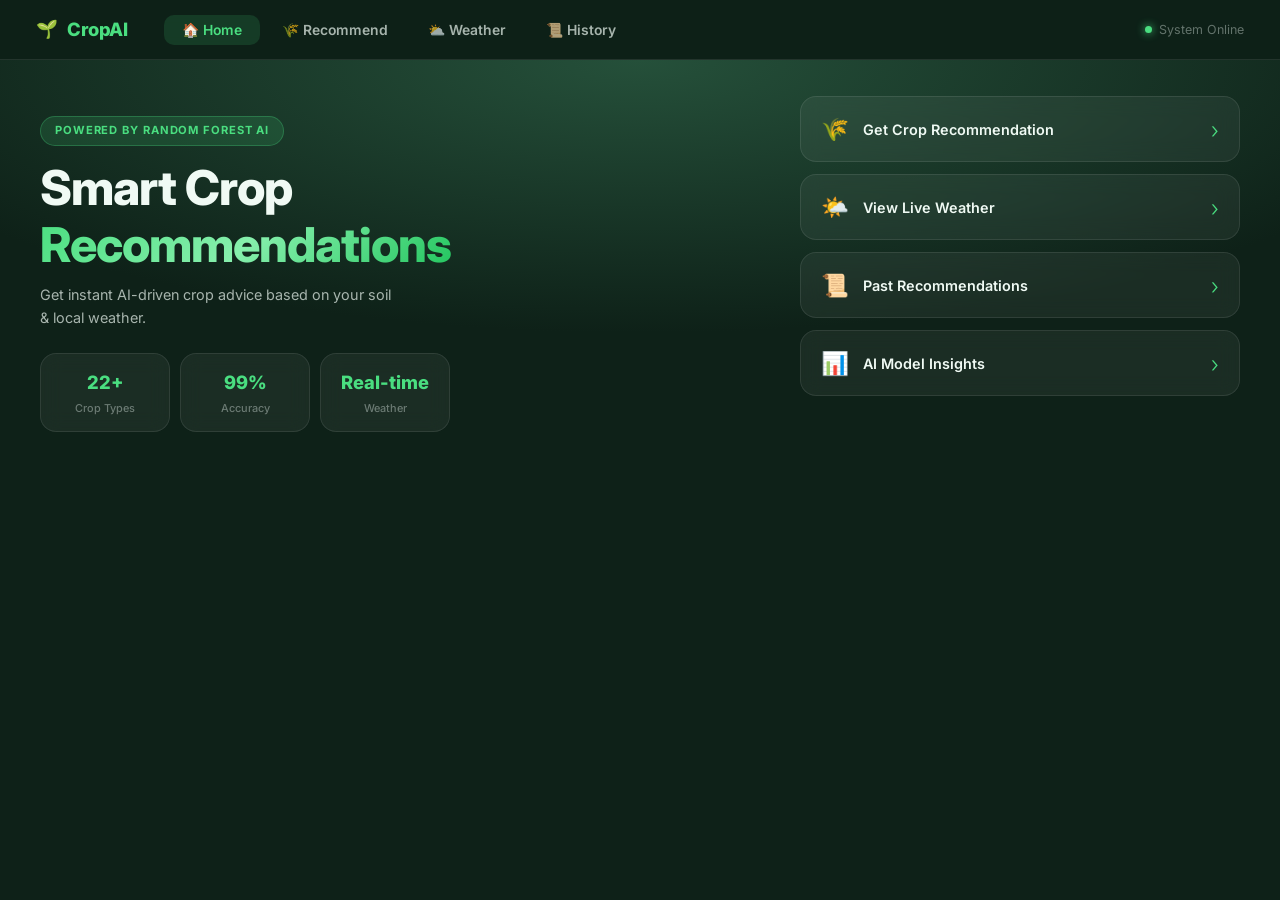
<file: crop project/frontend/index.html>
<!DOCTYPE html>
<html lang="en">

<head>
  <meta charset="UTF-8" />
  <meta name="viewport" content="width=device-width, initial-scale=1.0" />
  <title>🌱 CropAI — Smart Crop Recommendation</title>
  <meta name="description"
    content="AI-powered crop recommendation system using Random Forest to help farmers choose the best crops based on soil and weather conditions." />
  <link rel="preconnect" href="https://fonts.googleapis.com" />
  <link href="https://fonts.googleapis.com/css2?family=Inter:wght@300;400;500;600;700;800&display=swap"
    rel="stylesheet" />
  <link rel="stylesheet" href="css/style.css" />
</head>

<body>

  <!-- ══ DESKTOP TOP NAVBAR (hidden on mobile) ══════════════════════════════ -->
  <header class="desktop-header">
    <div class="desktop-header-inner">
      <div class="dh-brand">
        <span>🌱</span>
        <span class="dh-brand-name">CropAI</span>
      </div>
      <nav class="dh-nav">
        <button class="dh-nav-btn active" id="dh-home"     onclick="showPage('home', this)">🏠 Home</button>
        <button class="dh-nav-btn"        id="dh-recommend" onclick="showPage('recommend', this)">🌾 Recommend</button>
        <button class="dh-nav-btn"        id="dh-weather"   onclick="showPage('weather', this)">⛅ Weather</button>
        <button class="dh-nav-btn"        id="dh-history"   onclick="showPage('history', this)">📜 History</button>
      </nav>
      <div class="dh-status">
        <span class="status-dot"></span> System Online
      </div>
    </div>
  </header>

  <!-- ══ APP SHELL ══════════════════════════════════════════════════════════ -->
  <div class="app-shell">

    <!-- ════ PAGE: HOME ═══════════════════════════════════════════════════ -->
    <div id="page-home" class="page active">

      <!-- Mobile header -->
      <div class="page-header mobile-only">
        <h1 class="page-title">🌱 CropAI</h1>
        <span class="header-badge">
          <span class="status-dot"></span> Online
        </span>
      </div>

      <div class="home-layout">
        <div class="hero-block">
          <div class="hero-tag">Powered by Random Forest AI</div>
          <h2 class="hero-heading">Smart Crop<br /><span class="gradient-text">Recommendations</span></h2>
          <p class="hero-sub">Get instant AI-driven crop advice based on your soil & local weather.</p>

          <div class="stats-row">
            <div class="stat-pill"><span class="stat-n">22+</span><span class="stat-l">Crop Types</span></div>
            <div class="stat-pill"><span class="stat-n">99%</span><span class="stat-l">Accuracy</span></div>
            <div class="stat-pill"><span class="stat-n">Real-time</span><span class="stat-l">Weather</span></div>
          </div>
        </div>

        <div class="quick-actions">
          <button class="action-card" onclick="showPage('recommend', null)">
            <span class="action-icon">🌾</span>
            <span class="action-label">Get Crop Recommendation</span>
            <span class="action-arrow">›</span>
          </button>
          <button class="action-card" onclick="showPage('weather', null)">
            <span class="action-icon">🌤️</span>
            <span class="action-label">View Live Weather</span>
            <span class="action-arrow">›</span>
          </button>
          <button class="action-card" onclick="showPage('history', null)">
            <span class="action-icon">📜</span>
            <span class="action-label">Past Recommendations</span>
            <span class="action-arrow">›</span>
          </button>
          <button class="action-card" onclick="showPage('history', null)">
            <span class="action-icon">📊</span>
            <span class="action-label">AI Model Insights</span>
            <span class="action-arrow">›</span>
          </button>
        </div>
      </div>
    </div>

    <!-- ════ PAGE: RECOMMEND ═══════════════════════════════════════════════ -->
    <div id="page-recommend" class="page">

      <!-- Mobile page header -->
      <div class="page-header mobile-only">
        <div>
          <h1 class="page-title">Land Details 🗺️</h1>
          <p class="page-subtitle">Tell us about your farm for accurate recommendations</p>
        </div>
      </div>

      <!-- Desktop page heading -->
      <div class="desktop-page-heading desktop-only">
        <h2 class="desk-page-title">Land Details 🗺️</h2>
        <p class="desk-page-sub">Tell us about your farm for accurate recommendations</p>
      </div>

      <!-- Progress bar -->
      <div class="progress-wrap">
        <div class="progress-label">
          <span>Details filled</span>
          <span id="progressText" class="progress-count">0/2 required</span>
        </div>
        <div class="progress-bar-bg">
          <div class="progress-bar-fill" id="progressFill" style="width:0%"></div>
        </div>
      </div>

      <!-- Two-column layout on desktop -->
      <div class="recommend-layout">

        <!-- LEFT: Input form -->
        <div class="recommend-left">
          <form id="recommendForm" class="land-form">

            <!-- Location -->
            <div class="field-group">
              <div class="field-label-row">
                <label class="field-label">Location <span class="required-star">*</span></label>
                <span class="auto-fetch-hint">Weather loads automatically</span>
              </div>
              <div class="location-input-box">
                <span class="field-icon">📍</span>
                <input type="text" id="location" placeholder="Enter city or district" class="location-input"
                  oninput="updateProgress()"
                  onblur="if(this.value.trim()) fetchWeather(this.value.trim())"
                  onkeydown="if(event.key==='Enter'){event.preventDefault(); if(this.value.trim()) fetchWeather(this.value.trim())}" />
              </div>
            </div>

            <!-- Soil Type -->
            <div class="field-group">
              <label class="field-label">Soil Type <span class="required-star">*</span></label>
              <div class="select-box" id="soilBox" onclick="toggleDropdown('soilDropdown', this)">
                <span class="select-icon">＋</span>
                <span class="select-placeholder" id="soilPlaceholder">Select soil type</span>
                <span class="select-chevron" id="soilChevron">⌄</span>
              </div>
              <div class="dropdown-menu hidden" id="soilDropdown">
                <div class="dropdown-item" onclick="selectSoil('Alluvial Soil',   90, 55, 40, 7.0)">🟤 Alluvial Soil</div>
                <div class="dropdown-item" onclick="selectSoil('Black Soil',      48, 24, 50, 7.8)">⬛ Black Soil (Cotton)</div>
                <div class="dropdown-item" onclick="selectSoil('Red Soil',        20, 15, 20, 6.0)">🔴 Red Soil</div>
                <div class="dropdown-item" onclick="selectSoil('Laterite Soil',   10, 10, 15, 5.5)">🟠 Laterite Soil</div>
                <div class="dropdown-item" onclick="selectSoil('Sandy Soil',      15, 12, 25, 6.2)">🟡 Sandy Soil</div>
                <div class="dropdown-item" onclick="selectSoil('Loamy Soil',      60, 45, 43, 6.8)">🟫 Loamy Soil</div>
                <div class="dropdown-item" onclick="selectSoil('Clay Soil',       40, 35, 30, 7.2)">🪨 Clay Soil</div>
              </div>
              <input type="hidden" id="soilType" />
            </div>

            <!-- NPK + pH — auto-filled, read-only display -->
            <div class="field-group" id="npkSection" style="display:none">
              <label class="field-label">🌍 Soil Nutrients <span class="auto-tag">Auto-filled from soil type</span></label>
              <div class="npk-grid">
                <div class="npk-cell readonly">
                  <label>N <span class="unit">mg/kg</span></label>
                  <input type="number" id="N" readonly />
                </div>
                <div class="npk-cell readonly">
                  <label>P <span class="unit">mg/kg</span></label>
                  <input type="number" id="P" readonly />
                </div>
                <div class="npk-cell readonly">
                  <label>K <span class="unit">mg/kg</span></label>
                  <input type="number" id="K" readonly />
                </div>
                <div class="npk-cell readonly">
                  <label>pH</label>
                  <input type="number" id="ph" readonly />
                </div>
              </div>
              <p class="auto-note">💡 These values are typical for the selected soil. You can override them if you have a soil test report.</p>
            </div>

            <!-- NPK override toggle -->
            <div id="npkOverrideToggle" style="display:none">
              <button type="button" class="override-btn" onclick="toggleNpkOverride()">✏️ Override soil nutrient values</button>
            </div>

            <!-- Irrigation Type (OPTIONAL) -->
            <div class="field-group">
              <label class="field-label field-label-optional">
                Irrigation Type <span class="optional-tag">(optional)</span>
              </label>
              <div class="select-box" id="irrigBox" onclick="toggleDropdown('irrigDropdown', this)">
                <span class="select-icon">＋</span>
                <span class="select-placeholder" id="irrigPlaceholder">Select irrigation method</span>
                <span class="select-chevron">⌄</span>
              </div>
              <div class="dropdown-menu hidden" id="irrigDropdown">
                <div class="dropdown-item" onclick="selectIrrig('Drip Irrigation')">💧 Drip Irrigation</div>
                <div class="dropdown-item" onclick="selectIrrig('Sprinkler Irrigation')">🌧️ Sprinkler</div>
                <div class="dropdown-item" onclick="selectIrrig('Flood Irrigation')">🌊 Flood Irrigation</div>
                <div class="dropdown-item" onclick="selectIrrig('Canal Irrigation')">🏞️ Canal Irrigation</div>
                <div class="dropdown-item" onclick="selectIrrig('Rainfed (No Irrigation)')">☁️ Rainfed</div>
              </div>
              <input type="hidden" id="irrigType" />
            </div>

            <!-- Land Size (Optional) -->
            <div class="field-group">
              <label class="field-label field-label-optional">
                Land Size <span class="optional-tag">(optional)</span>
              </label>
              <div class="land-input-box">
                <span class="field-icon">📐</span>
                <input type="number" id="landSize" placeholder="Enter land size" class="land-input" min="0" step="0.1" />
                <span class="land-unit">acres</span>
              </div>
            </div>

            <!-- Hidden weather fields (auto-filled from API, not shown to user) -->
            <input type="hidden" id="temperature" />
            <input type="hidden" id="humidity" />
            <input type="hidden" id="rainfall" />

            <!-- Weather status banner -->
            <div class="weather-status-banner" id="weatherBanner">
              <span class="wsb-icon" id="wsbIcon">⏳</span>
              <div class="wsb-text">
                <span class="wsb-title" id="wsbTitle">Weather not loaded yet</span>
                <span class="wsb-sub" id="wsbSub">Type a location above — weather loads automatically when you finish typing</span>
              </div>
            </div>

            <!-- Buttons -->
            <div class="form-btns">
              <button type="button" class="btn-load-example" onclick="fillExample()">📋 Load Example</button>
              <button type="submit" class="btn-analyse" id="submitBtn">
                <span class="btn-dot"></span>
                <span class="btn-text">Analyse &amp; Recommend</span>
                <span class="btn-loader" style="display:none">⏳ Analysing…</span>
              </button>
            </div>

          </form>
        </div>

        <!-- RIGHT: Results (always visible on desktop, appears below on mobile) -->
        <div class="recommend-right" id="resultsContainer">

          <!-- Placeholder when no results yet -->
          <div class="results-placeholder" id="resultsPlaceholder">
            <div class="rp-icon">🌾</div>
            <h3 class="rp-title">Your results will appear here</h3>
            <p class="rp-sub">Fill in the Land Details form and click <strong>Analyse &amp; Recommend</strong></p>
          </div>

          <!-- Actual Results -->
          <div id="resultsSection" style="display:none">
            <div class="results-header-row">
              <h2 class="results-title">🏆 Top Crop Recommendations</h2>
              <p class="results-subtitle" id="resultsSubtitle">Based on your soil and weather conditions</p>
            </div>

            <!-- Top card -->
            <div class="top-result-card" id="topResultCard">
              <div class="top-badge">✨ Best Match</div>
              <div class="top-emoji" id="topEmoji">🌾</div>
              <div class="top-name" id="topCropName">—</div>
              <div class="top-desc" id="topCropDesc">—</div>
              <div class="conf-bar-wrap">
                <div class="conf-bar-bg">
                  <div class="conf-bar-fill" id="topConfBar" style="width:0%"></div>
                </div>
                <span class="conf-label" id="topConfLabel">0%</span>
              </div>
              <div class="fert-tag" id="topFertilizer">🧪 Fertilizer: —</div>
            </div>

            <!-- Other results grid -->
            <div class="results-grid" id="resultsGrid"></div>

            <!-- Farm Advisory -->
            <div class="advisory-card" id="advisoryBox" style="display:none">
              <h3 class="advisory-title">📋 Farm Advisory</h3>
              <ul class="advisory-list" id="advisoryList"></ul>
            </div>

            <!-- ✅ Crop Selector -->
            <div class="crop-selector-section" id="cropSelectorSection" style="display:none">
              <div class="crop-selector-header">
                <span class="crop-selector-icon">🌱</span>
                <div>
                  <h3 class="crop-selector-title">Choose a Crop to Grow</h3>
                  <p class="crop-selector-sub">Select the crop you plan to grow. We'll save it and build your watering schedule.</p>
                </div>
              </div>
              <div class="crop-selector-grid" id="cropSelectorGrid"></div>
              <div class="crop-selected-banner" id="cropSelectedBanner" style="display:none">
                <span id="cropSelectedEmoji">🌾</span>
                <span id="cropSelectedText">Rice selected for planting!</span>
                <button class="goto-water-btn" onclick="showPage('weather', null)">💧 View Water Schedule →</button>
              </div>
            </div>
          </div>

        </div>
      </div><!-- /recommend-layout -->
    </div>

    <!-- ════ PAGE: WEATHER ═════════════════════════════════════════════════ -->
    <div id="page-weather" class="page">

      <div class="page-header mobile-only">
        <h1 class="page-title">Weather Details ⛅</h1>
      </div>
      <div class="desktop-page-heading desktop-only">
        <h2 class="desk-page-title">Weather Details ⛅</h2>
      </div>

      <div class="weather-layout">
        <div class="weather-left">
          <!-- Main weather card -->
          <div class="weather-main-card">
            <div class="weather-location" id="weatherLocation">Enter a location to view weather</div>
            <div class="weather-main-row">
              <div class="weather-main-left">
                <div class="weather-big-temp" id="weatherTemp">--°C</div>
                <div class="weather-condition" id="weatherDesc">—</div>
              </div>
              <div class="weather-big-icon" id="weatherIcon">⛅</div>
            </div>
            <div class="weather-stats-row">
              <div class="weather-stat">
                <span class="ws-icon">💧</span>
                <span class="ws-val" id="wHumidity">--%</span>
                <span class="ws-label">Humidity</span>
              </div>
              <div class="weather-stat">
                <span class="ws-icon">🌬️</span>
                <span class="ws-val" id="wWind">-- km/h</span>
                <span class="ws-label">Wind</span>
              </div>
              <div class="weather-stat">
                <span class="ws-icon">🌧️</span>
                <span class="ws-val" id="wRainfall">-- mm</span>
                <span class="ws-label">Rainfall</span>
              </div>
              <div class="weather-stat">
                <span class="ws-icon">🌡️</span>
                <span class="ws-val" id="wPressure">-- hPa</span>
                <span class="ws-label">Pressure</span>
              </div>
            </div>
          </div>

          <!-- Search bar -->
          <div class="weather-search-wrap">
            <div class="weather-search-box">
              <span>🔍</span>
              <input type="text" id="weatherSearchInput" placeholder="Search city…" class="weather-search-input" />
              <button type="button" class="weather-search-btn" onclick="searchWeather()">Go</button>
            </div>
          </div>
        </div>

        <div class="weather-right">
          <!-- 4-Day Forecast -->
          <div class="forecast-card">
            <h3 class="forecast-title">📅 4-Day Forecast</h3>
            <div id="forecastGrid" class="forecast-day-grid">
              <p class="forecast-hint" id="forecastHint">Search a city above to see the forecast.</p>
            </div>
          </div>

          <!-- Today's Advisory -->
          <div class="forecast-card" id="advisoryCard" style="display:none">
            <h3 class="forecast-title">💡 Today's Farming Advisory</h3>
            <ul class="advisory-list" id="weatherAdvisoryList"></ul>
          </div>

          <!-- 💧 4-Day Water Schedule -->
          <div class="forecast-card water-schedule-panel" id="waterSchedulePanel" style="display:none">
            <div class="water-schedule-header">
              <div>
                <h3 class="forecast-title" style="margin:0">💧 4-Day Watering Schedule</h3>
                <p class="water-schedule-crop-label" id="waterScheduleCropLabel">—</p>
              </div>
              <span class="water-schedule-badge">Next 4 Days</span>
            </div>
            <div class="water-day-grid" id="waterDayGrid"></div>
            <div class="water-next-call">
              📅 <span id="waterNextCallNote">Return after Day 4 for an updated irrigation plan.</span>
            </div>
          </div>

          <!-- Weather info -->
          <div class="info-card">
            <h4 class="info-card-title">ℹ️ About Weather Data</h4>
            <div class="info-rows">
              <div class="info-row"><span class="ir-icon">🌐</span>
                <div><strong>Source</strong><br />OpenWeatherMap live API</div></div>
              <div class="info-row"><span class="ir-icon">🔄</span>
                <div><strong>Auto-fill</strong><br />Weather fills the Recommend form automatically</div></div>
              <div class="info-row"><span class="ir-icon">📍</span>
                <div><strong>Tip</strong><br />Forecast updates for any searched city</div></div>
            </div>
          </div>
        </div>
      </div>
    </div>

    <!-- ════ PAGE: HISTORY / PROFILE ══════════════════════════════════════ -->
    <div id="page-history" class="page">

      <div class="page-header mobile-only">
        <h1 class="page-title">History &amp; Insights 📜</h1>
        <button class="header-refresh-btn" onclick="loadHistory()">↺ Refresh</button>
      </div>
      <div class="desktop-page-heading desktop-only" style="display:flex;align-items:center;justify-content:space-between">
        <div>
          <h2 class="desk-page-title">History &amp; Insights 📜</h2>
          <p class="desk-page-sub">Past recommendations and model analytics</p>
        </div>
        <button class="header-refresh-btn" onclick="loadHistory()">↺ Refresh</button>
      </div>

      <div class="history-layout">
        <div class="history-main">
          <div id="historyCards" class="history-cards-wrap">
            <div class="empty-state-card">
              <div class="rp-icon">📜</div>
              <p>No history yet. Make your first recommendation!</p>
            </div>
          </div>
        </div>

        <div class="history-side">
          <div class="info-card">
            <h4 class="info-card-title">🤖 About the AI Model</h4>
            <div class="info-rows">
              <div class="info-row"><span class="ir-icon">🌲</span>
                <div><strong>Algorithm</strong><br />Random Forest Classifier</div></div>
              <div class="info-row"><span class="ir-icon">📈</span>
                <div><strong>Estimators</strong><br />200 decision trees</div></div>
              <div class="info-row"><span class="ir-icon">🎯</span>
                <div><strong>Output</strong><br />Top 5 crops with confidence scores</div></div>
              <div class="info-row"><span class="ir-icon">💾</span>
                <div><strong>Stack</strong><br />scikit-learn + Flask API</div></div>
            </div>
          </div>

          <div class="info-card">
            <h4 class="info-card-title">📊 Feature Importance</h4>
            <div id="featureChart" class="feature-chart-wrap">
              <p class="muted-hint">Start the backend to view insights.</p>
            </div>
          </div>

          <div class="info-card">
            <h4 class="info-card-title">🌾 Supported Crops</h4>
            <div class="crop-chips" id="cropChips"></div>
          </div>
        </div>
      </div>
    </div>

    <!-- ════ BOTTOM NAV (mobile only) ═════════════════════════════════════ -->
    <nav class="bottom-nav mobile-only" id="bottomNav">
      <button class="nav-item active" id="nav-home"     onclick="showPage('home', this)">
        <span class="nav-icon">🏠</span><span class="nav-label">Home</span>
      </button>
      <button class="nav-item" id="nav-recommend" onclick="showPage('recommend', this)">
        <span class="nav-icon">🔍</span><span class="nav-label">Recommend</span>
      </button>
      <button class="nav-item" id="nav-weather" onclick="showPage('weather', this)">
        <span class="nav-icon">⛅</span><span class="nav-label">Weather</span>
      </button>
      <button class="nav-item" id="nav-history" onclick="showPage('history', this)">
        <span class="nav-icon">📜</span><span class="nav-label">History</span>
      </button>
    </nav>

  </div><!-- /app-shell -->

  <script src="js/app.js"></script>
</body>
</html>
</file>
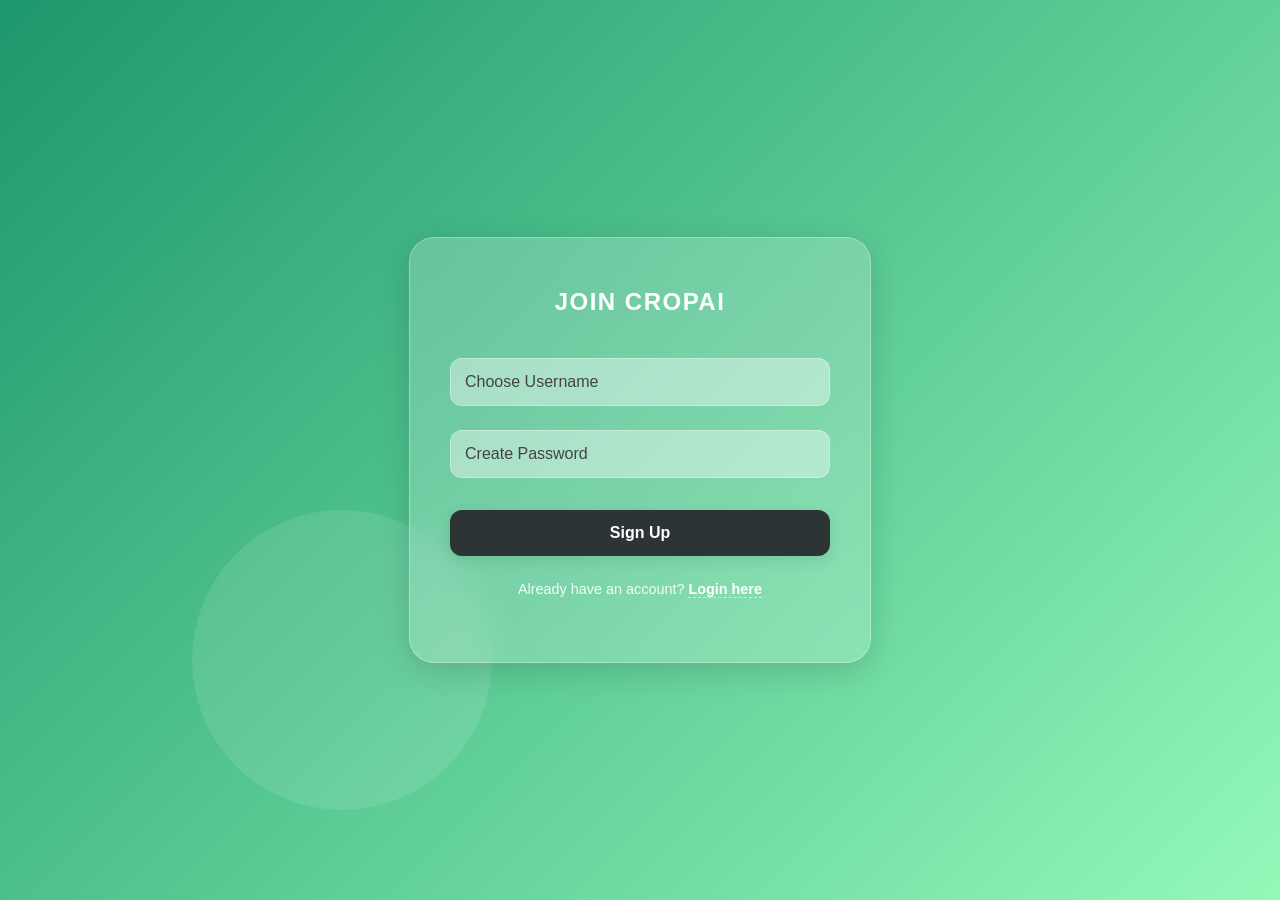
<file: app copy of real/templates/register.html>
<!DOCTYPE html>
<html lang="en">
<head>
    <meta charset="UTF-8">
    <meta name="viewport" content="width=device-width, initial-scale=1.0">
    <title>Register | CropAI</title>
    <style>
        :root { 
            --glass: rgba(255, 255, 255, 0.2); 
            --border: rgba(255, 255, 255, 0.3); 
            --accent: #2d3436;
        }

        body { 
            font-family: 'Segoe UI', Tahoma, Geneva, Verdana, sans-serif; 
            background: linear-gradient(135deg, #1d976c 0%, #93f9b9 100%); 
            height: 100vh; 
            display: flex; 
            align-items: center; 
            justify-content: center; 
            margin: 0;
            overflow: hidden;
        }

        /* Decorative background element for depth */
        body::after {
            content: "";
            position: absolute;
            width: 300px;
            height: 300px;
            background: rgba(255, 255, 255, 0.1);
            border-radius: 50%;
            bottom: 10%;
            left: 15%;
            z-index: -1;
        }

        .glass-card { 
            background: var(--glass); 
            backdrop-filter: blur(15px); 
            -webkit-backdrop-filter: blur(15px);
            border: 1px solid var(--border); 
            border-radius: 25px; 
            padding: 50px 40px; 
            width: 380px; 
            color: white; 
            box-shadow: 0 8px 32px 0 rgba(0, 0, 0, 0.15); 
            text-align: center;
        }

        h2 { 
            margin-top: 0;
            margin-bottom: 30px; 
            font-weight: 600; 
            letter-spacing: 1.5px;
            text-transform: uppercase;
            font-size: 1.5rem;
        }

        input { 
            width: 100%; 
            padding: 14px; 
            margin: 12px 0; 
            border-radius: 12px; 
            border: 1px solid var(--border); 
            background: rgba(255, 255, 255, 0.4); 
            color: #2c3e50; 
            outline: none; 
            box-sizing: border-box; 
            font-size: 1rem;
            transition: all 0.3s ease;
        }

        input::placeholder {
            color: #444;
        }

        input:focus {
            background: rgba(255, 255, 255, 0.8);
            border-color: #fff;
        }

        button { 
            width: 100%; 
            padding: 14px; 
            margin-top: 20px;
            border: none; 
            border-radius: 12px; 
            background: var(--accent); 
            color: white; 
            font-weight: bold; 
            font-size: 1rem;
            cursor: pointer; 
            transition: all 0.3s ease;
            box-shadow: 0 4px 15px rgba(0,0,0,0.1);
        }

        button:hover { 
            background: #000; 
            transform: translateY(-2px);
            box-shadow: 0 6px 20px rgba(0,0,0,0.2);
        }

        p {
            margin-top: 25px;
            font-size: 0.9rem;
            color: rgba(255, 255, 255, 0.9);
        }

        a { 
            color: white; 
            text-decoration: none; 
            font-weight: bold;
            border-bottom: 1px dashed rgba(255, 255, 255, 0.6);
            transition: 0.3s;
        }

        a:hover { 
            border-bottom-color: transparent;
            color: var(--accent);
        }
    </style>
</head>
<body>
    <div class="glass-card">
        <h2>Join CropAI</h2>
        <form method="POST">
            <input type="text" name="username" placeholder="Choose Username" required>
            <input type="password" name="password" placeholder="Create Password" required>
            <button type="submit">Sign Up</button>
        </form>
        <p>Already have an account? <a href="{{ url_for('login') }}">Login here</a></p>
    </div>
</body>
</html>
</file>
<file: crop project/frontend/css/style.css>
/* ═══════════════════════════════════════════════════════════════
   CropAI — Responsive Design System (Mobile + Desktop)
   ═══════════════════════════════════════════════════════════════ */

@import url('https://fonts.googleapis.com/css2?family=Inter:wght@300;400;500;600;700;800&display=swap');

:root {
  --bg-base:      #132a1e;
  --bg-deep:      #0e2118;
  --bg-card:      rgba(255,255,255,0.055);
  --bg-card-solid:#1e3f2e;
  --bg-input:     rgba(0,0,0,0.22);
  --border:       rgba(255,255,255,0.09);
  --border-focus: rgba(74,222,128,0.45);

  --accent:       #4ade80;
  --accent-dim:   #22c55e;
  --accent-glow:  rgba(74,222,128,0.14);
  --accent-btn:   linear-gradient(135deg, #3dd68c, #22c55e);

  --text-primary:   #f0faf4;
  --text-secondary: rgba(240,250,244,0.68);
  --text-muted:     rgba(240,250,244,0.38);

  --yellow:  #fbbf24;
  --orange:  #f97316;
  --purple:  #a78bfa;
  --blue:    #38bdf8;

  --radius-sm:  10px;
  --radius:     16px;
  --radius-lg:  20px;
  --radius-xl:  26px;

  --nav-h:     68px;   /* mobile bottom nav height */
  --desk-nav-h:60px;   /* desktop top nav height   */
  --sidebar-w: 240px;  /* desktop sidebar width not used yet */

  --shadow:    0 4px 20px rgba(0,0,0,0.35);
  --shadow-lg: 0 8px 40px rgba(0,0,0,0.55);

  --max-desk:  1400px;
}

/* ── Reset ───────────────────────────────────────────────────────────────── */
*, *::before, *::after { box-sizing: border-box; margin: 0; padding: 0; }
html { scroll-behavior: smooth; }

body {
  font-family: 'Inter', sans-serif;
  background: var(--bg-deep);
  color: var(--text-primary);
  min-height: 100vh;
  line-height: 1.6;
  overflow-x: hidden;
}

/* ── Visibility helpers ─────────────────────────────────────────────────── */
.mobile-only  { display: flex; }
.desktop-only { display: none; }

@media (min-width: 768px) {
  .mobile-only  { display: none !important; }
  .desktop-only { display: flex !important; }
}

/* ── DESKTOP TOP NAVBAR ─────────────────────────────────────────────────── */
.desktop-header {
  display: none;
  position: sticky;
  top: 0;
  z-index: 200;
  background: rgba(14,33,24,0.9);
  backdrop-filter: blur(18px);
  border-bottom: 1px solid var(--border);
  height: var(--desk-nav-h);
}

.desktop-header-inner {
  max-width: var(--max-desk);
  margin: 0 auto;
  padding: 0 36px;
  height: 100%;
  display: flex;
  align-items: center;
  gap: 28px;
}

.dh-brand {
  display: flex;
  align-items: center;
  gap: 9px;
  font-size: 1.1rem;
}

.dh-brand-name {
  font-size: 1.15rem;
  font-weight: 800;
  color: var(--accent);
  letter-spacing: -0.4px;
}

.dh-nav {
  display: flex;
  gap: 4px;
  margin-left: 8px;
}

.dh-nav-btn {
  padding: 7px 18px;
  background: none;
  border: none;
  border-radius: var(--radius-sm);
  color: var(--text-secondary);
  font-size: 0.87rem;
  font-weight: 600;
  font-family: inherit;
  cursor: pointer;
  transition: all 0.2s;
}

.dh-nav-btn:hover { background: var(--bg-card); color: var(--text-primary); }
.dh-nav-btn.active { background: var(--accent-glow); color: var(--accent); }

.dh-status {
  margin-left: auto;
  display: flex;
  align-items: center;
  gap: 7px;
  font-size: 0.78rem;
  color: var(--text-muted);
}

@media (min-width: 768px) {
  .desktop-header { display: block; }
}

/* ── App Shell ───────────────────────────────────────────────────────────── */
.app-shell {
  width: 100%;
  min-height: calc(100vh - var(--desk-nav-h));
  background: radial-gradient(ellipse 100% 50% at 50% 0%, #25503a 0%, var(--bg-deep) 65%);
}

/* ── Pages ───────────────────────────────────────────────────────────────── */
.page {
  display: none;
  padding: 24px 18px 18px;
  padding-bottom: calc(var(--nav-h) + 12px); /* space for mobile nav */
  animation: fadeUp 0.3s ease;
}

.page.active { display: block; }

@keyframes fadeUp {
  from { opacity: 0; transform: translateY(10px); }
  to   { opacity: 1; transform: none; }
}

@media (min-width: 768px) {
  .page {
    max-width: var(--max-desk);
    margin: 0 auto;
    padding: 36px 40px 40px;
  }
}

/* ── Page Headers ────────────────────────────────────────────────────────── */
.page-header {
  align-items: center;
  justify-content: space-between;
  margin-bottom: 20px;
  gap: 10px;
}

.page-title   { font-size: 1.3rem; font-weight: 800; letter-spacing: -0.5px; }
.page-subtitle { font-size: 0.78rem; color: var(--text-secondary); margin-top: 2px; }

.desktop-page-heading {
  flex-direction: column;
  margin-bottom: 24px;
}

.desk-page-title { font-size: 1.6rem; font-weight: 800; letter-spacing: -0.8px; }
.desk-page-sub   { font-size: 0.88rem; color: var(--text-secondary); margin-top: 4px; }

.header-badge {
  display: flex;
  align-items: center;
  gap: 6px;
  font-size: 0.72rem;
  font-weight: 600;
  color: var(--accent);
  background: var(--accent-glow);
  border: 1px solid rgba(74,222,128,0.28);
  padding: 5px 12px;
  border-radius: 99px;
  flex-shrink: 0;
}

.status-dot {
  width: 7px; height: 7px;
  border-radius: 50%;
  background: var(--accent);
  box-shadow: 0 0 8px var(--accent);
  animation: blink 2s infinite;
}

@keyframes blink { 0%,100%{opacity:1} 50%{opacity:0.25} }

.header-refresh-btn {
  background: var(--bg-card);
  border: 1px solid var(--border);
  border-radius: var(--radius-sm);
  color: var(--text-secondary);
  padding: 7px 15px;
  font-size: 0.8rem;
  font-family: inherit;
  cursor: pointer;
  transition: all 0.2s;
  white-space: nowrap;
}

.header-refresh-btn:hover { color: var(--accent); border-color: var(--border-focus); }

/* ══════════════════════════════════════════════════════════════
   HOME PAGE
═══════════════════════════════════════════════════════════════ */
.home-layout {
  display: flex;
  flex-direction: column;
  gap: 24px;
}

@media (min-width: 900px) {
  .home-layout {
    flex-direction: row;
    align-items: flex-start;
    gap: 48px;
  }
  .hero-block { flex: 1; }
  .quick-actions { flex: 1; max-width: 440px; }
}

.hero-block {
  text-align: center;
}

@media (min-width: 900px) {
  .hero-block { text-align: left; padding-top: 20px; }
}

.hero-tag {
  display: inline-block;
  font-size: 0.7rem;
  font-weight: 700;
  letter-spacing: 0.08em;
  text-transform: uppercase;
  color: var(--accent);
  background: var(--accent-glow);
  border: 1px solid rgba(74,222,128,0.28);
  border-radius: 99px;
  padding: 5px 14px;
  margin-bottom: 14px;
}

.hero-heading {
  font-size: clamp(2rem, 5vw, 3rem);
  font-weight: 800;
  letter-spacing: -1px;
  line-height: 1.18;
  margin-bottom: 10px;
}

.gradient-text {
  background: linear-gradient(135deg, #4ade80, #86efac, #22c55e);
  -webkit-background-clip: text;
  -webkit-text-fill-color: transparent;
  background-clip: text;
}

.hero-sub {
  font-size: 0.9rem;
  color: var(--text-secondary);
  max-width: 360px;
  margin: 0 auto 24px;
}

@media (min-width: 900px) { .hero-sub { margin: 0 0 24px; } }

/* Stats */
.stats-row {
  display: flex;
  gap: 10px;
  justify-content: center;
}

@media (min-width: 900px) { .stats-row { justify-content: flex-start; } }

.stat-pill {
  flex: 1;
  max-width: 130px;
  background: var(--bg-card);
  border: 1px solid var(--border);
  border-radius: var(--radius);
  padding: 14px 10px;
  text-align: center;
  backdrop-filter: blur(10px);
  transition: border-color 0.2s, transform 0.2s;
}

.stat-pill:hover { border-color: var(--border-focus); transform: translateY(-2px); }
.stat-n { display: block; font-size: 1.15rem; font-weight: 800; color: var(--accent); }
.stat-l { display: block; font-size: 0.68rem; color: var(--text-muted); margin-top: 2px; font-weight: 500; }

/* Quick Actions */
.quick-actions { display: flex; flex-direction: column; gap: 12px; }

.action-card {
  width: 100%;
  display: flex;
  align-items: center;
  gap: 14px;
  background: var(--bg-card);
  border: 1px solid var(--border);
  border-radius: var(--radius);
  padding: 18px 20px;
  cursor: pointer;
  transition: all 0.2s;
  backdrop-filter: blur(10px);
  font-family: inherit;
  color: var(--text-primary);
  text-align: left;
}

.action-card:hover {
  border-color: var(--border-focus);
  background: rgba(255,255,255,0.08);
  transform: translateX(4px);
}

.action-icon  { font-size: 1.4rem; }
.action-label { flex: 1; font-size: 0.9rem; font-weight: 600; }
.action-arrow { font-size: 1.4rem; color: var(--accent); font-weight: 300; }

/* ══════════════════════════════════════════════════════════════
   RECOMMEND PAGE — TWO-COLUMN ON DESKTOP
═══════════════════════════════════════════════════════════════ */
.recommend-layout {
  display: flex;
  flex-direction: column;
  gap: 24px;
}

@media (min-width: 900px) {
  .recommend-layout {
    flex-direction: row;
    align-items: flex-start;
    gap: 32px;
  }
  .recommend-left  { flex: 0 0 420px; }
  .recommend-right { flex: 1; position: sticky; top: calc(var(--desk-nav-h) + 20px); }
}

/* Progress */
.progress-wrap { margin-bottom: 20px; }

.progress-label {
  display: flex;
  justify-content: space-between;
  font-size: 0.75rem;
  color: var(--text-muted);
  margin-bottom: 7px;
}

.progress-count { color: var(--accent); font-weight: 700; }

.progress-bar-bg {
  height: 4px;
  background: rgba(255,255,255,0.09);
  border-radius: 99px;
  overflow: hidden;
}

.progress-bar-fill {
  height: 100%;
  background: linear-gradient(90deg, var(--accent-dim), var(--accent));
  border-radius: 99px;
  transition: width 0.4s cubic-bezier(0.4,0,0.2,1);
}

/* Form fields */
.land-form { display: flex; flex-direction: column; gap: 16px; }

.field-group { display: flex; flex-direction: column; gap: 8px; }

.field-label {
  font-size: 0.8rem;
  font-weight: 600;
  color: var(--text-secondary);
}

.field-label-optional { color: var(--text-muted); }
.optional-tag { font-size: 0.7rem; font-weight: 400; }
.required-star { color: var(--accent); }

.auto-tag {
  font-size: 0.65rem;
  font-weight: 400;
  color: var(--accent);
  background: var(--accent-glow);
  padding: 2px 8px;
  border-radius: 99px;
  margin-left: 6px;
}

.field-label-row {
  display: flex;
  align-items: center;
  justify-content: space-between;
}

.auto-detect-btn {
  font-size: 0.68rem;
  font-weight: 700;
  letter-spacing: 0.06em;
  color: var(--accent);
  background: none;
  border: none;
  cursor: pointer;
  font-family: inherit;
  transition: opacity 0.2s;
}

.auto-detect-btn:hover { opacity: 0.65; }

/* Location input */
.location-input-box {
  display: flex;
  align-items: center;
  gap: 10px;
  background: var(--bg-input);
  border: 1px solid var(--border);
  border-radius: var(--radius);
  padding: 13px 16px;
  transition: border-color 0.2s;
}

.location-input-box:focus-within { border-color: var(--border-focus); }

.field-icon { font-size: 1.05rem; flex-shrink: 0; }

.location-input {
  flex: 1;
  background: none;
  border: none;
  color: var(--text-primary);
  font-size: 0.92rem;
  font-family: inherit;
  font-weight: 500;
  outline: none;
}

.location-input::placeholder { color: var(--text-muted); }

.edit-btn {
  background: rgba(255,255,255,0.06);
  border: 1px solid var(--border);
  border-radius: var(--radius-sm);
  color: var(--accent);
  font-size: 0.7rem;
  font-weight: 700;
  font-family: inherit;
  padding: 4px 10px;
  cursor: pointer;
  white-space: nowrap;
  transition: all 0.2s;
}

.edit-btn:hover { background: var(--accent-glow); }

/* Custom Dropdowns */
.select-box {
  display: flex;
  align-items: center;
  gap: 12px;
  background: var(--bg-input);
  border: 1px solid var(--border);
  border-radius: var(--radius);
  padding: 13px 16px;
  cursor: pointer;
  transition: border-color 0.2s;
  user-select: none;
}

.select-box:hover, .select-box.open { border-color: var(--border-focus); }

.select-icon        { font-size: 1rem; color: var(--purple); font-weight: 700; }
.select-placeholder { flex: 1; font-size: 0.88rem; color: var(--text-muted); }
.select-placeholder.selected { color: var(--text-primary); font-weight: 500; }
.select-chevron     { color: var(--text-muted); font-size: 1.1rem; transition: transform 0.2s; }
.select-box.open .select-chevron { transform: rotate(180deg); }

.dropdown-menu {
  background: #1e4030;
  border: 1px solid var(--border);
  border-radius: var(--radius);
  overflow: hidden;
  box-shadow: var(--shadow-lg);
  position: relative;
  z-index: 50;
}

.dropdown-menu.hidden { display: none; }

.dropdown-item {
  padding: 12px 18px;
  font-size: 0.87rem;
  cursor: pointer;
  transition: background 0.15s;
  border-bottom: 1px solid rgba(255,255,255,0.05);
}

.dropdown-item:last-child { border-bottom: none; }
.dropdown-item:hover { background: rgba(74,222,128,0.1); color: var(--accent); }

/* Section dividers */
.section-divider {
  font-size: 0.67rem;
  font-weight: 700;
  text-transform: uppercase;
  letter-spacing: 0.08em;
  color: var(--text-muted);
  display: flex;
  align-items: center;
  gap: 8px;
}

.section-divider::before, .section-divider::after {
  content: '';
  flex: 1;
  height: 1px;
  background: var(--border);
}

/* NPK Grid */
.npk-grid {
  display: grid;
  grid-template-columns: 1fr 1fr;
  gap: 10px;
}

.npk-cell {
  background: var(--bg-input);
  border: 1px solid var(--border);
  border-radius: var(--radius);
  padding: 12px 14px;
  transition: border-color 0.2s;
}

.npk-cell:focus-within { border-color: var(--border-focus); }

.npk-cell.readonly { border-color: rgba(74,222,128,0.15); background: rgba(74,222,128,0.04); }

.npk-cell label {
  display: block;
  font-size: 0.68rem;
  font-weight: 700;
  color: var(--text-muted);
  letter-spacing: 0.05em;
  margin-bottom: 5px;
}

.npk-cell .unit { font-weight: 400; font-size: 0.62rem; }

.npk-cell input {
  width: 100%;
  background: none;
  border: none;
  color: var(--text-primary);
  font-size: 1rem;
  font-weight: 600;
  font-family: inherit;
  outline: none;
}

.npk-cell.readonly input { color: var(--accent); }
.npk-cell input::placeholder { color: rgba(255,255,255,0.18); font-size: 0.78rem; font-weight: 400; }

.auto-note {
  font-size: 0.73rem;
  color: var(--text-muted);
  line-height: 1.5;
  padding: 4px 0;
}

.override-btn {
  background: none;
  border: 1px dashed rgba(255,255,255,0.18);
  border-radius: var(--radius-sm);
  color: var(--text-muted);
  font-size: 0.75rem;
  font-family: inherit;
  padding: 7px 14px;
  cursor: pointer;
  transition: all 0.2s;
  width: 100%;
  text-align: left;
}

.override-btn:hover { border-color: var(--accent-dim); color: var(--accent); }

/* Land Size */
.land-input-box {
  display: flex;
  align-items: center;
  gap: 10px;
  background: var(--bg-input);
  border: 1px solid rgba(255,255,255,0.06);
  border-radius: var(--radius);
  padding: 13px 16px;
  transition: border-color 0.2s;
}

.land-input-box:focus-within { border-color: var(--border-focus); }

.land-input {
  flex: 1;
  background: none;
  border: none;
  color: rgba(240,250,244,0.5);
  font-size: 0.88rem;
  font-family: inherit;
  outline: none;
}

.land-input::placeholder { color: rgba(240,250,244,0.28); }
.land-unit { font-size: 0.75rem; color: var(--text-muted); flex-shrink: 0; }

/* Weather status banner */
.weather-status-banner {
  display: flex;
  align-items: flex-start;
  gap: 12px;
  background: rgba(56,189,248,0.06);
  border: 1px solid rgba(56,189,248,0.18);
  border-radius: var(--radius);
  padding: 13px 16px;
}

.wsb-icon  { font-size: 1.3rem; flex-shrink: 0; margin-top: 2px; }
.wsb-text  { display: flex; flex-direction: column; gap: 2px; }
.wsb-title { font-size: 0.82rem; font-weight: 600; }
.wsb-sub   { font-size: 0.72rem; color: var(--text-muted); }

.weather-status-banner.loaded {
  background: rgba(74,222,128,0.06);
  border-color: rgba(74,222,128,0.2);
}

/* Buttons */
.form-btns {
  display: flex;
  flex-direction: column;
  gap: 10px;
  margin-top: 4px;
}

.btn-load-example {
  background: none;
  border: 1px dashed rgba(255,255,255,0.18);
  border-radius: var(--radius);
  color: var(--text-muted);
  font-size: 0.83rem;
  font-weight: 600;
  font-family: inherit;
  padding: 11px;
  cursor: pointer;
  transition: all 0.2s;
}

.btn-load-example:hover { border-color: var(--accent-dim); color: var(--accent); }

.btn-analyse {
  width: 100%;
  padding: 16px;
  background: var(--accent-btn);
  border: none;
  border-radius: var(--radius);
  color: #052e16;
  font-weight: 800;
  font-size: 1rem;
  font-family: inherit;
  cursor: pointer;
  display: flex;
  align-items: center;
  justify-content: center;
  gap: 10px;
  transition: all 0.2s;
  box-shadow: 0 4px 20px rgba(34,197,94,0.38);
}

.btn-analyse:hover { transform: translateY(-2px); box-shadow: 0 8px 28px rgba(34,197,94,0.5); }
.btn-analyse:active { transform: translateY(0); }
.btn-analyse:disabled { opacity: 0.6; cursor: not-allowed; transform: none; }

.btn-dot {
  width: 9px; height: 9px;
  border-radius: 50%;
  background: rgba(5,46,22,0.6);
  animation: blink 2s infinite;
}

/* ── Results placeholder ─────────────────────────────────────────────────── */
.results-placeholder {
  display: flex;
  flex-direction: column;
  align-items: center;
  justify-content: center;
  text-align: center;
  padding: 60px 30px;
  border: 2px dashed var(--border);
  border-radius: var(--radius-xl);
  gap: 12px;
}

.rp-icon  { font-size: 3.5rem; opacity: 0.35; }
.rp-title { font-size: 1rem; font-weight: 700; color: var(--text-secondary); }
.rp-sub   { font-size: 0.82rem; color: var(--text-muted); }

/* ── Results ─────────────────────────────────────────────────────────────── */
.results-header-row { margin-bottom: 14px; }
.results-title      { font-size: 1.05rem; font-weight: 700; }
.results-subtitle   { font-size: 0.78rem; color: var(--text-muted); margin-top: 2px; }

.top-result-card {
  position: relative;
  background: linear-gradient(135deg, rgba(34,197,94,0.1), rgba(20,60,35,0.75));
  border: 1px solid rgba(74,222,128,0.3);
  border-radius: var(--radius-xl);
  padding: 28px 22px;
  text-align: center;
  margin-bottom: 14px;
  box-shadow: 0 0 40px rgba(34,197,94,0.1);
  animation: slideUp 0.5s ease;
}

@keyframes slideUp {
  from { opacity: 0; transform: translateY(18px); }
  to   { opacity: 1; transform: none; }
}

.top-badge {
  position: absolute;
  top: 14px; right: 14px;
  background: var(--accent-glow);
  border: 1px solid rgba(74,222,128,0.35);
  border-radius: 99px;
  padding: 4px 12px;
  font-size: 0.7rem;
  font-weight: 700;
  color: var(--accent);
}

.top-emoji { font-size: 3.5rem; line-height: 1; margin-bottom: 10px; }
.top-name  { font-size: 1.9rem; font-weight: 800; color: var(--accent); text-transform: capitalize; margin-bottom: 6px; }
.top-desc  { font-size: 0.82rem; color: var(--text-secondary); margin-bottom: 14px; }

.conf-bar-wrap {
  display: flex;
  align-items: center;
  gap: 10px;
  max-width: 340px;
  margin: 0 auto 12px;
}

.conf-bar-bg {
  flex: 1;
  height: 8px;
  background: rgba(255,255,255,0.09);
  border-radius: 99px;
  overflow: hidden;
}

.conf-bar-fill {
  height: 100%;
  background: linear-gradient(90deg, var(--accent-dim), var(--accent));
  border-radius: 99px;
  transition: width 1s cubic-bezier(0.4,0,0.2,1);
  box-shadow: 0 0 10px rgba(74,222,128,0.4);
}

.conf-label { font-size: 0.95rem; font-weight: 800; color: var(--accent); min-width: 44px; }

.fert-tag {
  display: inline-block;
  padding: 6px 16px;
  background: rgba(251,191,36,0.08);
  border: 1px solid rgba(251,191,36,0.22);
  border-radius: 99px;
  color: var(--yellow);
  font-size: 0.78rem;
  font-weight: 600;
}

.results-grid {
  display: grid;
  grid-template-columns: 1fr 1fr;
  gap: 10px;
  margin-bottom: 14px;
}

.result-item {
  background: var(--bg-card);
  border: 1px solid var(--border);
  border-radius: var(--radius);
  padding: 14px;
  text-align: center;
  transition: all 0.2s;
  animation: fadeUp 0.4s ease both;
  backdrop-filter: blur(10px);
}

.result-item:hover { border-color: var(--border-focus); transform: translateY(-2px); }
.result-emoji { font-size: 1.7rem; margin-bottom: 5px; }
.result-name  { font-size: 0.83rem; font-weight: 700; text-transform: capitalize; }
.result-bar-wrap { margin: 7px 0 4px; }
.result-bar-bg   { height: 4px; background: rgba(255,255,255,0.07); border-radius: 99px; overflow: hidden; }
.result-bar-fill { height: 100%; background: linear-gradient(90deg, var(--accent-dim), var(--accent)); border-radius: 99px; transition: width 0.8s ease; }
.result-conf     { font-size: 0.7rem; color: var(--text-muted); }

/* Advisory */
.advisory-card {
  background: var(--bg-card);
  border: 1px solid var(--border);
  border-radius: var(--radius);
  padding: 16px;
  backdrop-filter: blur(10px);
  margin-top: 12px;
}

.advisory-card.no-border { border: none; background: none; padding: 0; margin: 0; }
.advisory-title { font-size: 0.88rem; font-weight: 700; margin-bottom: 10px; }

.advisory-list { list-style: none; display: flex; flex-direction: column; gap: 7px; }

.advisory-list li {
  padding: 9px 13px;
  background: rgba(74,222,128,0.05);
  border: 1px solid rgba(74,222,128,0.1);
  border-radius: var(--radius-sm);
  font-size: 0.81rem;
  line-height: 1.5;
  color: var(--text-secondary);
}

/* ══════════════════════════════════════════════════════════════
   WEATHER PAGE — TWO-COLUMN ON DESKTOP
═══════════════════════════════════════════════════════════════ */
.weather-layout {
  display: flex;
  flex-direction: column;
  gap: 16px;
}

@media (min-width: 900px) {
  .weather-layout { flex-direction: row; gap: 28px; align-items: flex-start; }
  .weather-left   { flex: 0 0 400px; }
  .weather-right  { flex: 1; }
}

.weather-main-card {
  background: linear-gradient(135deg, rgba(255,255,255,0.07), rgba(0,0,0,0.08));
  border: 1px solid rgba(255,255,255,0.11);
  border-radius: var(--radius-xl);
  padding: 22px 20px 18px;
  backdrop-filter: blur(16px);
  margin-bottom: 14px;
}

.weather-location { font-size: 0.88rem; color: var(--text-secondary); margin-bottom: 14px; font-weight: 500; }

.weather-main-row {
  display: flex;
  align-items: center;
  justify-content: space-between;
  margin-bottom: 18px;
}

.weather-big-temp   { font-size: 2.8rem; font-weight: 800; letter-spacing: -2px; }
.weather-condition  { font-size: 0.85rem; color: var(--text-muted); margin-top: 3px; }
.weather-big-icon   { font-size: 3.8rem; line-height: 1; }

.weather-stats-row {
  display: grid;
  grid-template-columns: repeat(4, 1fr);
  gap: 8px;
}

.weather-stat {
  background: rgba(0,0,0,0.18);
  border-radius: var(--radius-sm);
  padding: 10px 6px;
  text-align: center;
  display: flex;
  flex-direction: column;
  align-items: center;
  gap: 4px;
}

.ws-icon  { font-size: 1rem; }
.ws-val   { font-size: 0.8rem; font-weight: 700; }
.ws-label { font-size: 0.6rem; color: var(--text-muted); font-weight: 500; }

.weather-search-wrap { margin-bottom: 0; }

.weather-search-box {
  display: flex;
  align-items: center;
  gap: 10px;
  background: var(--bg-input);
  border: 1px solid var(--border);
  border-radius: var(--radius);
  padding: 12px 16px;
  transition: border-color 0.2s;
}

.weather-search-box:focus-within { border-color: var(--border-focus); }

.weather-search-input {
  flex: 1;
  background: none;
  border: none;
  color: var(--text-primary);
  font-size: 0.9rem;
  font-family: inherit;
  outline: none;
}

.weather-search-input::placeholder { color: var(--text-muted); }

.weather-search-btn {
  background: var(--accent-btn);
  border: none;
  border-radius: var(--radius-sm);
  color: #052e16;
  font-weight: 700;
  font-size: 0.8rem;
  font-family: inherit;
  padding: 7px 16px;
  cursor: pointer;
  transition: all 0.2s;
}

.weather-search-btn:hover { transform: scale(1.04); }

.forecast-card {
  background: var(--bg-card);
  border: 1px solid var(--border);
  border-radius: var(--radius);
  padding: 18px;
  backdrop-filter: blur(10px);
  margin-bottom: 14px;
}

.forecast-title { font-size: 0.92rem; font-weight: 700; margin-bottom: 10px; }
.forecast-hint  { font-size: 0.8rem; color: var(--text-muted); text-align: center; padding: 8px 0; }

/* ══════════════════════════════════════════════════════════════
   HISTORY PAGE — TWO-COLUMN ON DESKTOP
═══════════════════════════════════════════════════════════════ */
.history-layout {
  display: flex;
  flex-direction: column;
  gap: 16px;
}

@media (min-width: 900px) {
  .history-layout {
    flex-direction: row;
    align-items: flex-start;
    gap: 28px;
  }
  .history-main { flex: 1; }
  .history-side { flex: 0 0 320px; }
}

/* ── Shared: Info Cards ──────────────────────────────────────────────────── */
.info-card {
  background: var(--bg-card);
  border: 1px solid var(--border);
  border-radius: var(--radius);
  padding: 18px;
  backdrop-filter: blur(10px);
  margin-bottom: 14px;
}

.info-card:last-child { margin-bottom: 0; }
.info-card-title      { font-size: 0.9rem; font-weight: 700; margin-bottom: 14px; }

.info-rows { display: flex; flex-direction: column; gap: 12px; }

.info-row {
  display: flex;
  align-items: flex-start;
  gap: 12px;
  font-size: 0.82rem;
  color: var(--text-secondary);
  line-height: 1.5;
}

.ir-icon { font-size: 1.1rem; flex-shrink: 0; margin-top: 2px; }

/* ── Table ───────────────────────────────────────────────────────────────── */
.table-wrap { overflow-x: auto; border-radius: var(--radius); }

.data-table {
  width: 100%;
  border-collapse: collapse;
  font-size: 0.8rem;
}

.data-table th {
  padding: 11px 12px;
  background: rgba(0,0,0,0.22);
  color: var(--text-muted);
  font-size: 0.68rem;
  text-transform: uppercase;
  letter-spacing: 0.06em;
  text-align: left;
  white-space: nowrap;
  border-bottom: 1px solid var(--border);
}

.data-table td {
  padding: 10px 12px;
  border-bottom: 1px solid var(--border);
  color: var(--text-secondary);
  white-space: nowrap;
}

.data-table tr:last-child td { border-bottom: none; }
.data-table tbody tr:hover td { background: rgba(255,255,255,0.03); }

.crop-badge {
  display: inline-block;
  padding: 3px 10px;
  background: var(--accent-glow);
  border: 1px solid rgba(74,222,128,0.28);
  border-radius: 99px;
  color: var(--accent);
  font-weight: 700;
  text-transform: capitalize;
  font-size: 0.74rem;
}

.empty-state { text-align: center; padding: 36px; color: var(--text-muted); font-size: 0.85rem; }

/* ── Feature chart ───────────────────────────────────────────────────────── */
.feature-chart-wrap { display: flex; flex-direction: column; gap: 11px; }

.feature-row { display: flex; align-items: center; gap: 10px; }
.feature-name { width: 85px; font-size: 0.78rem; font-weight: 600; color: var(--text-secondary); text-align: right; flex-shrink: 0; }
.feature-bar-bg { flex: 1; height: 8px; background: rgba(255,255,255,0.07); border-radius: 99px; overflow: hidden; }
.feature-bar-fill { height: 100%; background: linear-gradient(90deg, var(--accent-dim), var(--accent)); border-radius: 99px; transition: width 0.8s ease; }
.feature-pct  { font-size: 0.72rem; font-weight: 700; color: var(--accent); min-width: 36px; }

.muted-hint { font-size: 0.8rem; color: var(--text-muted); }

/* Crop chips */
.crop-chips { display: flex; flex-wrap: wrap; gap: 7px; }

.crop-chip {
  padding: 5px 12px;
  background: rgba(255,255,255,0.05);
  border: 1px solid var(--border);
  border-radius: 99px;
  font-size: 0.74rem;
  font-weight: 600;
  color: var(--text-secondary);
  text-transform: capitalize;
  transition: all 0.2s;
  cursor: default;
}

.crop-chip:hover { border-color: var(--border-focus); color: var(--accent); }

/* ── BOTTOM NAV (mobile only) ───────────────────────────────────────────── */
.bottom-nav {
  position: fixed;
  bottom: 0; left: 0; right: 0;
  height: var(--nav-h);
  background: rgba(10,25,16,0.94);
  backdrop-filter: blur(20px);
  border-top: 1px solid var(--border);
  display: grid;
  grid-template-columns: repeat(4, 1fr);
  z-index: 100;
}

.nav-item {
  display: flex;
  flex-direction: column;
  align-items: center;
  justify-content: center;
  gap: 4px;
  background: none;
  border: none;
  cursor: pointer;
  transition: all 0.2s;
  color: var(--text-muted);
  font-family: inherit;
  position: relative;
}

.nav-item.active { color: var(--accent); }

.nav-item.active::after {
  content: '';
  position: absolute;
  bottom: 0; left: 50%;
  transform: translateX(-50%);
  width: 26px; height: 3px;
  background: var(--accent);
  border-radius: 99px 99px 0 0;
}

.nav-icon  { font-size: 1.2rem; }
.nav-label { font-size: 0.6rem; font-weight: 600; letter-spacing: 0.02em; }

/* ── Scrollbar ───────────────────────────────────────────────────────────── */
::-webkit-scrollbar { width: 5px; }
::-webkit-scrollbar-track { background: transparent; }
::-webkit-scrollbar-thumb { background: rgba(255,255,255,0.09); border-radius: 99px; }

/* ── Auto-fetch hint label ───────────────────────────────────────────────── */
.auto-fetch-hint {
  font-size: 0.68rem;
  font-weight: 600;
  color: var(--accent);
  opacity: 0.7;
  font-style: italic;
}

/* ── 4-Day Forecast Grid ─────────────────────────────────────────────────── */
.forecast-day-grid {
  display: grid;
  grid-template-columns: repeat(2, 1fr);
  gap: 10px;
  margin-top: 4px;
}

@media (min-width: 900px) {
  .forecast-day-grid { grid-template-columns: repeat(4, 1fr); gap: 8px; }
}

.forecast-day-card {
  background: var(--bg-input);
  border: 1px solid var(--border);
  border-radius: var(--radius);
  padding: 14px 10px;
  text-align: center;
  transition: border-color 0.2s, transform 0.2s;
  display: flex;
  flex-direction: column;
  align-items: center;
  gap: 5px;
}

.forecast-day-card:hover { border-color: var(--border-focus); transform: translateY(-2px); }

.fdc-day     { font-size: 0.72rem; font-weight: 700; text-transform: uppercase;
               letter-spacing: 0.06em; color: var(--text-muted); }
.fdc-icon    { font-size: 2rem; line-height: 1; margin: 2px 0; }
.fdc-temp    { font-size: 1rem; font-weight: 800; color: var(--text-primary); }
.fdc-desc    { font-size: 0.65rem; color: var(--text-muted); line-height: 1.4; }
.fdc-details { display: flex; gap: 8px; margin-top: 4px; }
.fdc-detail  { font-size: 0.62rem; color: var(--text-muted); display: flex; align-items: center; gap: 2px; }

/* ── History Recommendation Cards ───────────────────────────────────────── */
.history-cards-wrap {
  display: flex;
  flex-direction: column;
  gap: 16px;
}

.hist-card {
  background: var(--bg-card);
  border: 1px solid var(--border);
  border-radius: var(--radius-lg);
  overflow: hidden;
  backdrop-filter: blur(10px);
  transition: border-color 0.2s;
  animation: fadeUp 0.35s ease both;
}

.hist-card:hover { border-color: var(--border-focus); }

.hist-card-header {
  display: flex;
  align-items: center;
  gap: 14px;
  padding: 16px 18px;
  background: linear-gradient(135deg, rgba(34,197,94,0.08), rgba(0,0,0,0.05));
  border-bottom: 1px solid var(--border);
}

.hist-crop-emoji { font-size: 2.2rem; line-height: 1; }

.hist-crop-info  { flex: 1; }
.hist-crop-name  { font-size: 1.05rem; font-weight: 800; text-transform: capitalize; color: var(--accent); }
.hist-crop-sub   { font-size: 0.75rem; color: var(--text-muted); margin-top: 2px; }

.hist-conf-badge {
  display: flex;
  flex-direction: column;
  align-items: flex-end;
  gap: 4px;
}

.hist-conf-val  { font-size: 1.1rem; font-weight: 800; color: var(--accent); }
.hist-conf-bar-bg { width: 70px; height: 5px; background: rgba(255,255,255,0.07);
                    border-radius: 99px; overflow: hidden; }
.hist-conf-bar-fill { height: 100%; background: linear-gradient(90deg, var(--accent-dim), var(--accent));
                       border-radius: 99px; }

.hist-card-body  { padding: 14px 18px; display: flex; flex-direction: column; gap: 12px; }

.hist-meta-row   { display: flex; flex-wrap: wrap; gap: 8px; }

.hist-tag {
  display: inline-flex;
  align-items: center;
  gap: 5px;
  padding: 4px 10px;
  background: rgba(255,255,255,0.05);
  border: 1px solid var(--border);
  border-radius: 99px;
  font-size: 0.72rem;
  font-weight: 600;
  color: var(--text-secondary);
}

.hist-tag.soil  { border-color: rgba(251,191,36,0.25);  color: var(--yellow); background: rgba(251,191,36,0.06); }
.hist-tag.irrig { border-color: rgba(56,189,248,0.25);  color: var(--blue);   background: rgba(56,189,248,0.06); }
.hist-tag.fert  { border-color: rgba(167,139,250,0.25); color: var(--purple); background: rgba(167,139,250,0.06); }

.hist-section-title { font-size: 0.7rem; font-weight: 700; text-transform: uppercase;
                       letter-spacing: 0.07em; color: var(--text-muted); margin-bottom: 6px; }

.hist-npk-row {
  display: grid;
  grid-template-columns: repeat(4, 1fr);
  gap: 8px;
}

.hist-npk-cell {
  background: var(--bg-input);
  border: 1px solid var(--border);
  border-radius: var(--radius-sm);
  padding: 9px 8px;
  text-align: center;
}

.hist-npk-key  { font-size: 0.62rem; font-weight: 700; color: var(--text-muted); letter-spacing: 0.04em; }
.hist-npk-val  { font-size: 0.92rem; font-weight: 800; color: var(--text-primary); margin-top: 2px; }

.hist-weather-row {
  display: grid;
  grid-template-columns: repeat(3, 1fr);
  gap: 8px;
}

.hist-wx-cell {
  background: rgba(56,189,248,0.05);
  border: 1px solid rgba(56,189,248,0.12);
  border-radius: var(--radius-sm);
  padding: 9px 8px;
  text-align: center;
}

.hist-wx-key   { font-size: 0.62rem; font-weight: 700; color: rgba(56,189,248,0.6); letter-spacing: 0.04em; }
.hist-wx-val   { font-size: 0.88rem; font-weight: 800; color: var(--blue); margin-top: 2px; }

.hist-advisory { display: flex; flex-direction: column; gap: 5px; }

.hist-advisory-item {
  padding: 7px 11px;
  background: rgba(74,222,128,0.04);
  border: 1px solid rgba(74,222,128,0.1);
  border-radius: var(--radius-sm);
  font-size: 0.77rem;
  color: var(--text-secondary);
  line-height: 1.4;
}

.hist-card-footer {
  padding: 10px 18px;
  border-top: 1px solid var(--border);
  font-size: 0.7rem;
  color: var(--text-muted);
  display: flex;
  align-items: center;
  justify-content: space-between;
}

/* Empty state card */
.empty-state-card {
  display: flex;
  flex-direction: column;
  align-items: center;
  justify-content: center;
  text-align: center;
  padding: 60px 30px;
  border: 2px dashed var(--border);
  border-radius: var(--radius-xl);
  gap: 10px;
  color: var(--text-muted);
  font-size: 0.88rem;
}

/* ══════════════════════════════════════════════════════════════
   CROP SELECTOR SECTION (below results)
═══════════════════════════════════════════════════════════════ */
.crop-selector-section {
  margin-top: 18px;
  border: 1px solid rgba(74,222,128,0.2);
  border-radius: var(--radius-xl);
  padding: 20px;
  background: linear-gradient(135deg, rgba(74,222,128,0.04), rgba(0,0,0,0.06));
  backdrop-filter: blur(10px);
  animation: slideUp 0.4s ease;
}

.crop-selector-header {
  display: flex;
  align-items: flex-start;
  gap: 14px;
  margin-bottom: 18px;
}

.crop-selector-icon {
  font-size: 2rem;
  line-height: 1;
  flex-shrink: 0;
}

.crop-selector-title {
  font-size: 0.97rem;
  font-weight: 800;
  margin: 0 0 4px;
  color: var(--text-primary);
}

.crop-selector-sub {
  font-size: 0.75rem;
  color: var(--text-muted);
  line-height: 1.5;
  margin: 0;
}

/* Grid: 2 cols on mobile, up to 5 on wide screens */
.crop-selector-grid {
  display: grid;
  grid-template-columns: repeat(2, 1fr);
  gap: 10px;
  margin-bottom: 14px;
}

@media (min-width: 520px) { .crop-selector-grid { grid-template-columns: repeat(3, 1fr); } }
@media (min-width: 900px) { .crop-selector-grid { grid-template-columns: repeat(5, 1fr); } }

/* Individual crop select card */
.crop-select-card {
  position: relative;
  background: var(--bg-card);
  border: 1.5px solid var(--border);
  border-radius: var(--radius);
  padding: 14px 10px 12px;
  text-align: center;
  cursor: pointer;
  transition: all 0.22s ease;
  display: flex;
  flex-direction: column;
  align-items: center;
  gap: 5px;
}

.crop-select-card:hover {
  border-color: var(--accent-dim);
  transform: translateY(-3px);
  box-shadow: 0 6px 24px rgba(74,222,128,0.12);
}

.crop-select-card.best {
  border-color: rgba(74,222,128,0.35);
  background: linear-gradient(135deg, rgba(74,222,128,0.07), rgba(0,0,0,0.06));
}

.crop-select-card.active {
  border-color: var(--accent) !important;
  background: linear-gradient(135deg, rgba(74,222,128,0.15), rgba(20,60,35,0.5)) !important;
  box-shadow: 0 0 0 2px rgba(74,222,128,0.25), 0 6px 28px rgba(74,222,128,0.18);
}

.csc-badge {
  position: absolute;
  top: -1px; left: 50%;
  transform: translateX(-50%);
  background: var(--accent-glow);
  border: 1px solid rgba(74,222,128,0.3);
  border-radius: 0 0 8px 8px;
  padding: 2px 10px;
  font-size: 0.58rem;
  font-weight: 700;
  color: var(--accent);
  white-space: nowrap;
  letter-spacing: 0.04em;
}

.csc-emoji { font-size: 2rem; line-height: 1; margin-top: 10px; }
.csc-name  { font-size: 0.8rem; font-weight: 700; text-transform: capitalize; color: var(--text-primary); }
.csc-conf  { font-size: 0.68rem; color: var(--text-muted); }

.csc-select-btn {
  margin-top: 6px;
  padding: 5px 12px;
  background: rgba(74,222,128,0.1);
  border: 1px solid rgba(74,222,128,0.22);
  border-radius: 99px;
  color: var(--accent);
  font-size: 0.68rem;
  font-weight: 700;
  font-family: inherit;
  cursor: pointer;
  transition: all 0.18s;
  pointer-events: none; /* Card itself handles click */
}

.crop-select-card:hover .csc-select-btn,
.crop-select-card.active .csc-select-btn {
  background: rgba(74,222,128,0.2);
  border-color: var(--accent);
}

/* Confirmation banner after selection */
.crop-selected-banner {
  display: flex;
  align-items: center;
  gap: 12px;
  padding: 12px 16px;
  background: rgba(74,222,128,0.08);
  border: 1px solid rgba(74,222,128,0.28);
  border-radius: var(--radius);
  font-size: 0.84rem;
  font-weight: 600;
  color: var(--accent);
  animation: slideUp 0.3s ease;
  flex-wrap: wrap;
}

.goto-water-btn {
  margin-left: auto;
  padding: 7px 16px;
  background: var(--accent-btn);
  border: none;
  border-radius: var(--radius-sm);
  color: #052e16;
  font-size: 0.76rem;
  font-weight: 800;
  font-family: inherit;
  cursor: pointer;
  transition: all 0.2s;
  white-space: nowrap;
}

.goto-water-btn:hover { transform: translateY(-1px); box-shadow: 0 4px 16px rgba(34,197,94,0.35); }

/* ══════════════════════════════════════════════════════════════
   4-DAY WATER SCHEDULE PANEL (Weather page)
═══════════════════════════════════════════════════════════════ */
.water-schedule-panel {
  border-color: rgba(56,189,248,0.25) !important;
  background: linear-gradient(135deg, rgba(56,189,248,0.05), rgba(0,0,0,0.06)) !important;
}

.water-schedule-header {
  display: flex;
  align-items: flex-start;
  justify-content: space-between;
  gap: 12px;
  margin-bottom: 14px;
}

.water-schedule-crop-label {
  font-size: 0.8rem;
  color: rgba(56,189,248,0.7);
  margin: 4px 0 0;
  font-weight: 600;
}

.water-schedule-badge {
  flex-shrink: 0;
  padding: 4px 12px;
  background: rgba(56,189,248,0.1);
  border: 1px solid rgba(56,189,248,0.25);
  border-radius: 99px;
  font-size: 0.68rem;
  font-weight: 700;
  color: var(--blue);
  letter-spacing: 0.04em;
  white-space: nowrap;
}

/* 4 day cards grid */
.water-day-grid {
  display: grid;
  grid-template-columns: repeat(2, 1fr);
  gap: 10px;
  margin-bottom: 14px;
}

@media (min-width: 640px) { .water-day-grid { grid-template-columns: repeat(4, 1fr); } }

.ws-day-card {
  background: var(--bg-input);
  border: 1px solid rgba(56,189,248,0.15);
  border-radius: var(--radius);
  padding: 14px 10px;
  text-align: center;
  transition: all 0.2s;
  display: flex;
  flex-direction: column;
  align-items: center;
  gap: 4px;
}

.ws-day-card:hover { border-color: rgba(56,189,248,0.4); transform: translateY(-2px); }

.ws-day-header {
  display: flex;
  align-items: center;
  justify-content: center;
  gap: 6px;
  width: 100%;
  margin-bottom: 2px;
}

.ws-day-num {
  font-size: 0.65rem;
  font-weight: 800;
  text-transform: uppercase;
  letter-spacing: 0.07em;
  color: var(--blue);
  background: rgba(56,189,248,0.1);
  padding: 2px 7px;
  border-radius: 99px;
}

.ws-day-icon   { font-size: 1.5rem; line-height: 1; }
.ws-date       { font-size: 0.78rem; font-weight: 700; color: var(--text-primary); }
.ws-date-full  { font-size: 0.65rem; color: var(--text-muted); }
.ws-weather-desc { font-size: 0.63rem; color: var(--text-muted); line-height: 1.3; }

.ws-water-amount {
  font-size: 1.35rem;
  font-weight: 800;
  color: var(--blue);
  margin: 6px 0 0;
  line-height: 1;
}

.ws-water-amount.skip {
  font-size: 1rem;
  color: var(--text-muted);
}

.ws-sub       { font-size: 0.6rem; color: var(--text-muted); }
.ws-rain-info { font-size: 0.62rem; color: rgba(56,189,248,0.55); margin-top: 4px; line-height: 1.4; }

.ws-note {
  font-size: 0.64rem;
  color: var(--text-muted);
  margin-top: 5px;
  padding: 4px 6px;
  background: rgba(255,255,255,0.03);
  border-radius: var(--radius-sm);
  line-height: 1.4;
  width: 100%;
}

.water-next-call {
  font-size: 0.75rem;
  color: rgba(56,189,248,0.6);
  text-align: center;
  padding: 8px 0 2px;
  border-top: 1px solid rgba(56,189,248,0.1);
  line-height: 1.5;
}

/* Loading state inside schedule */
.ws-loading {
  grid-column: 1 / -1;
  text-align: center;
  padding: 24px;
  color: var(--text-muted);
  font-size: 0.83rem;
}

/* ── Selected-crop tag in History ─────────────────────────────────────────── */
.hist-tag.selected-crop-tag {
  border-color: rgba(74,222,128,0.35);
  color: var(--accent);
  background: rgba(74,222,128,0.08);
  font-weight: 700;
}
</file>
